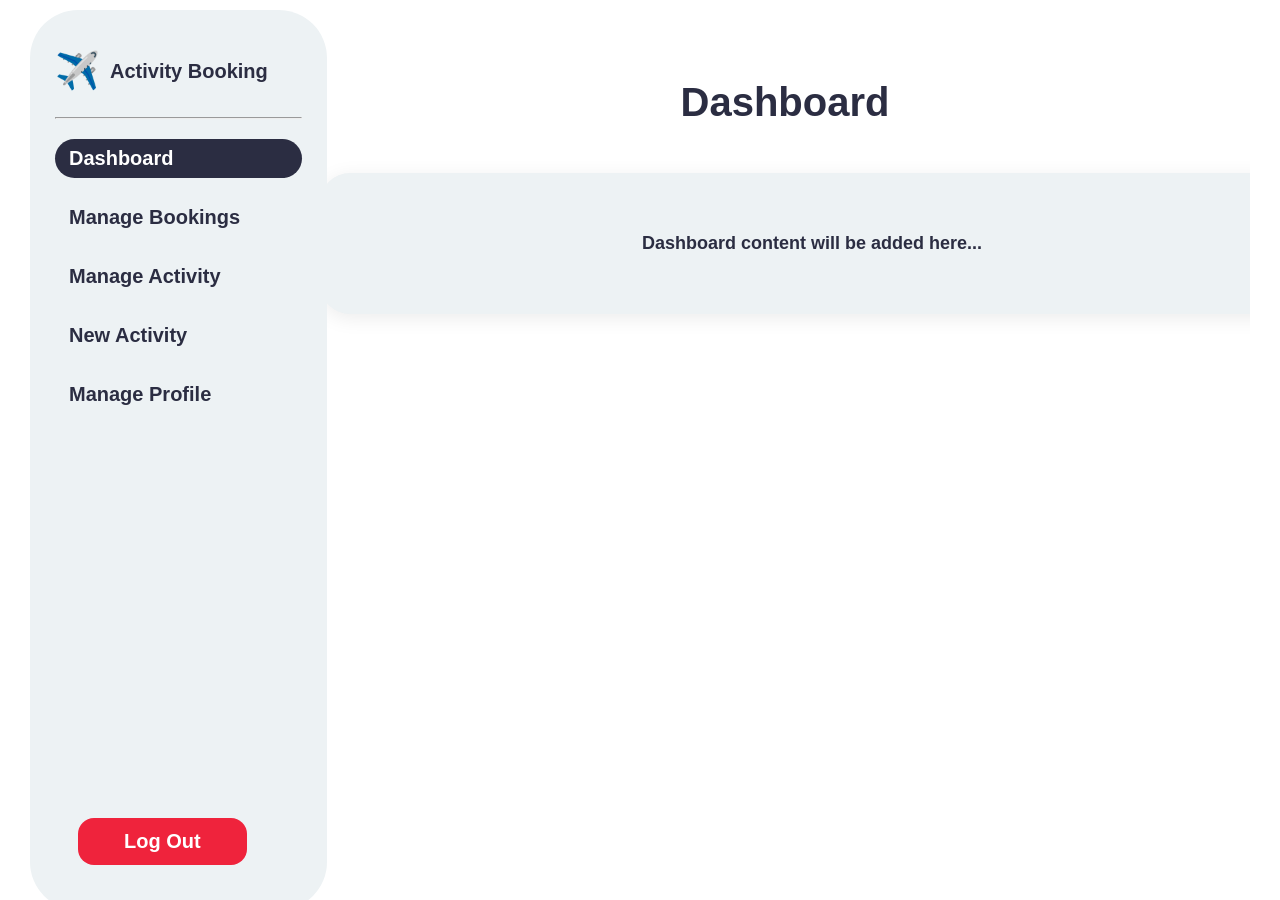
<file: dashboard.html>
<!DOCTYPE html>
<html lang="en">
<head>
  <meta charset="UTF-8">
  <title>Dashboard</title>
  <link rel="stylesheet" href="dashboard.css">
</head>
<body>
  <!-- Sidebar -->
  <nav class="sidebar">
    <div class="logo">
      <span class="plane">✈️</span>
      <span class="logo-text">Activity Booking</span>
    </div>
    <hr>
    <ul class="nav-links">
      <li class="active"><a href="dashboard.html">Dashboard</a></li>
      <li><a href="managebookings.html">Manage Bookings</a></li>
      <li><a href="manageactivities.html">Manage Activity</a></li>
      <li><a href="newactivity.html">New Activity</a></li>
      <li><a href="manageadminprofile.html">Manage Profile</a></li>
    </ul>
    <button id="logoutBtn" class="logout-btn">Log Out</button>
  </nav>

  <!-- Main Content -->
  <section class="main">
    <!-- Title -->
    <header class="page-header">
      <h2 class="page-title">Dashboard</h2>
    </header>

    <!-- Empty content area for now -->
    <div class="content-placeholder">
      <p>Dashboard content will be added here...</p>
    </div>
  </section>

  <script src="dashboard.js"></script>
</body>
</html>
</file>
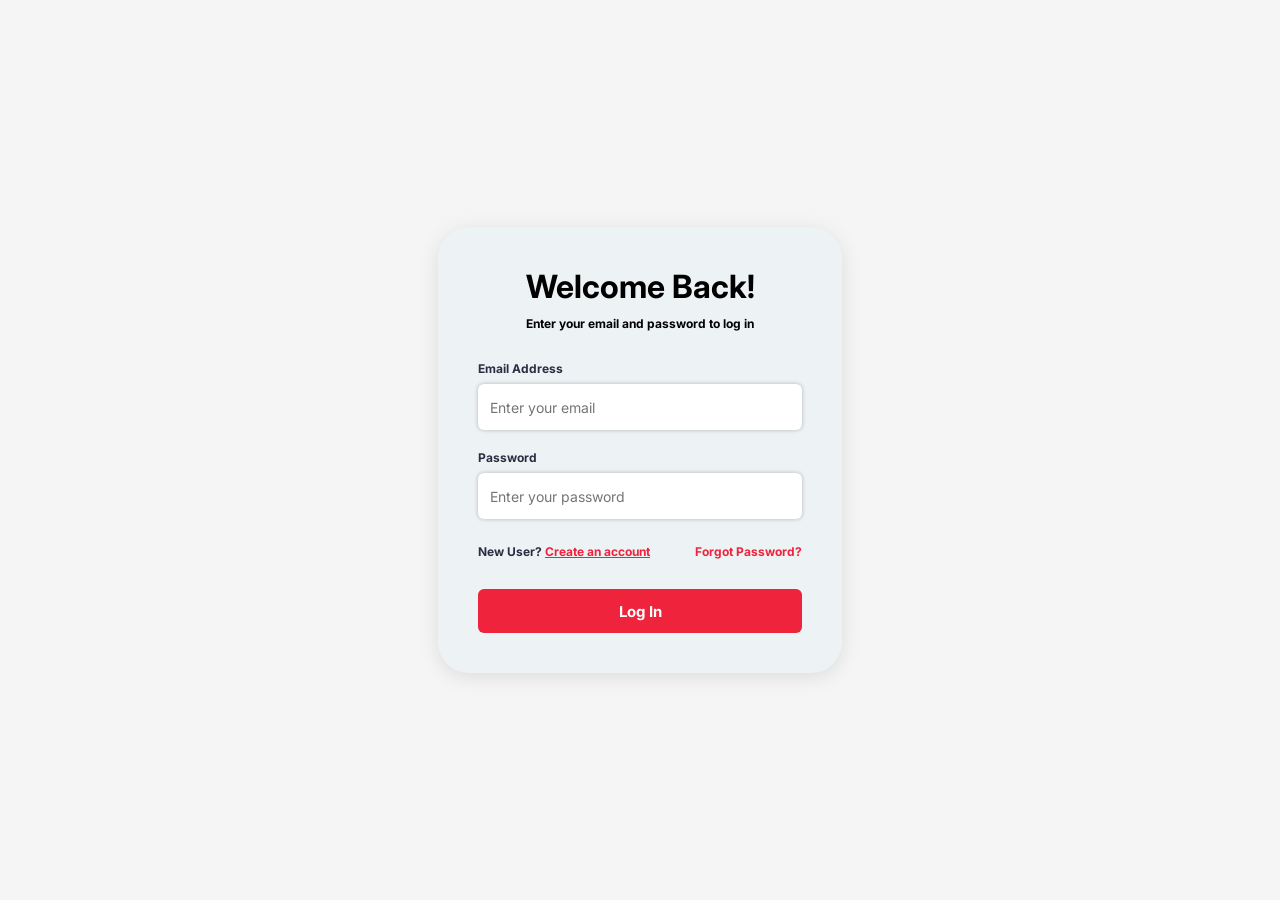
<file: login.html>
<!DOCTYPE html>
<html lang="en">
<head>
<meta charset="UTF-8">
<meta name="viewport" content="width=device-width, initial-scale=1.0">
<title>Trippie - Login</title>
<link rel="stylesheet" href="login.css">
<link href="https://fonts.googleapis.com/css2?family=Inter:wght@700&display=swap" rel="stylesheet">
</head>
<body>

<div class="login-container">
  <div class="login-heading">Welcome Back!</div>
  <div class="login-subheading">Enter your email and password to log in</div>

  <form id="loginForm">
    <div class="form-group">
      <label class="email-label" for="email">Email Address</label>
      <input type="email" id="email" class="email-input" placeholder="Enter your email" required>
    </div>

    <div class="form-group">
      <label class="password-label" for="password">Password</label>
      <input type="password" id="password" class="password-input" placeholder="Enter your password" required>
    </div>

    <div class="login-footer">
      <div class="create-account">New User? <span id="goToSignup">Create an account</span></div>
      <div class="forget-password" onclick="alert('Forget Password feature coming soon!')">Forgot Password?</div>
    </div>

    <button type="submit" class="login-button">Log In</button>
  </form>
</div>

<script src="login.js"></script>
</body>
</html>
</file>
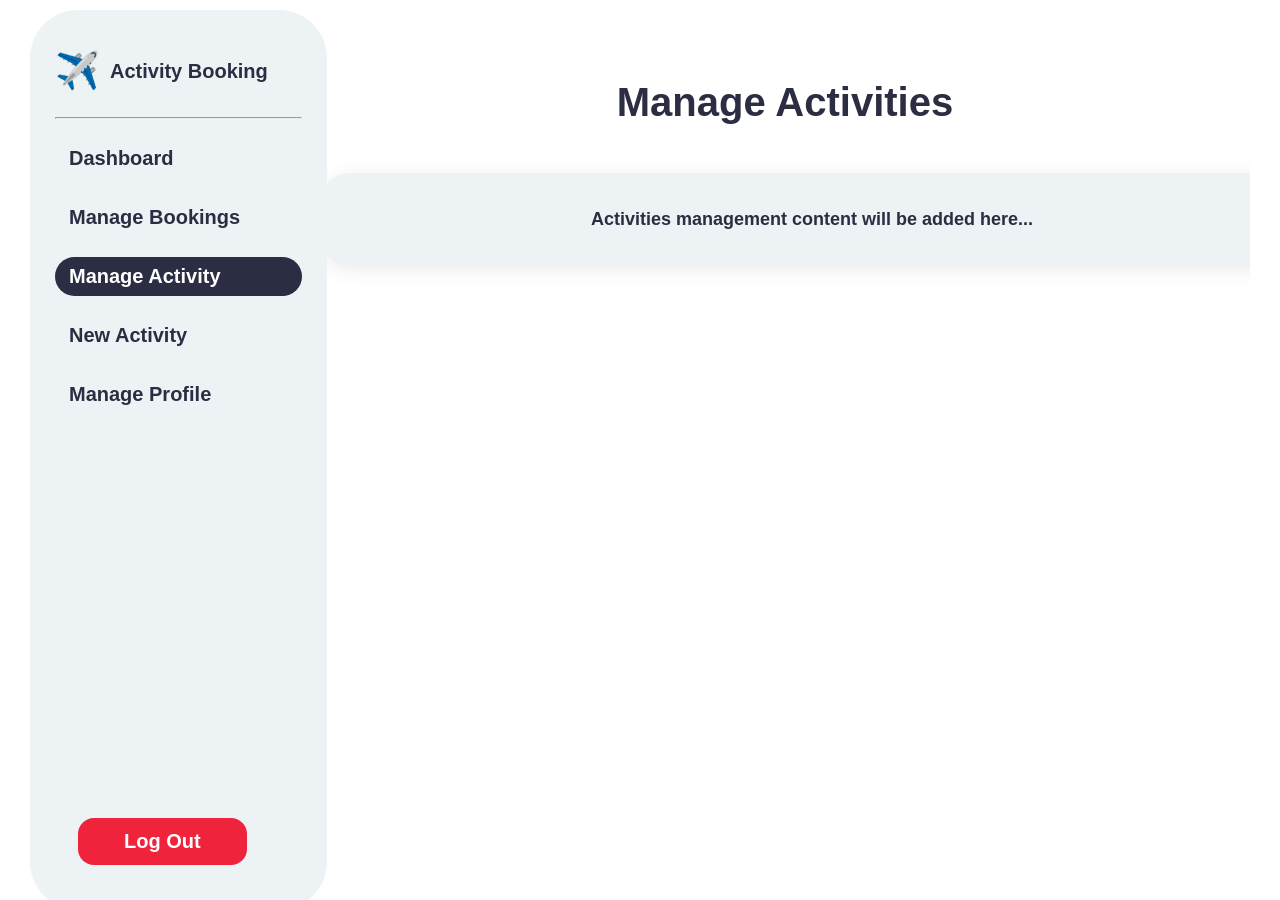
<file: manageactivities.html>
<!DOCTYPE html>
<html lang="en">
<head>
  <meta charset="UTF-8">
  <title>Manage Activities</title>
  <link rel="stylesheet" href="manageactivities.css">
</head>
<body>
  <!-- Sidebar -->
  <nav class="sidebar">
    <div class="logo">
      <span class="plane">✈️</span>
      <span class="logo-text">Activity Booking</span>
    </div>
    <hr>
    <ul class="nav-links">
      <li><a href="dashboard.html">Dashboard</a></li>
      <li><a href="managebookings.html">Manage Bookings</a></li>
      <li class="active"><a href="manageactivities.html">Manage Activity</a></li>
      <li><a href="newactivity.html">New Activity</a></li>
      <li><a href="manageadminprofile.html">Manage Profile</a></li>
    </ul>
    <button id="logoutBtn" class="logout-btn">Log Out</button>
  </nav>

  <!-- Main Content -->
  <section class="main">
    <!-- Title -->
    <header class="page-header">
      <h2 class="page-title">Manage Activities</h2>
    </header>

    <!-- Activities content will go here -->
    <div class="content-container">
      <p>Activities management content will be added here...</p>
    </div>
  </section>

  <script src="manageactivities.js"></script>
</body>
</html>
</file>
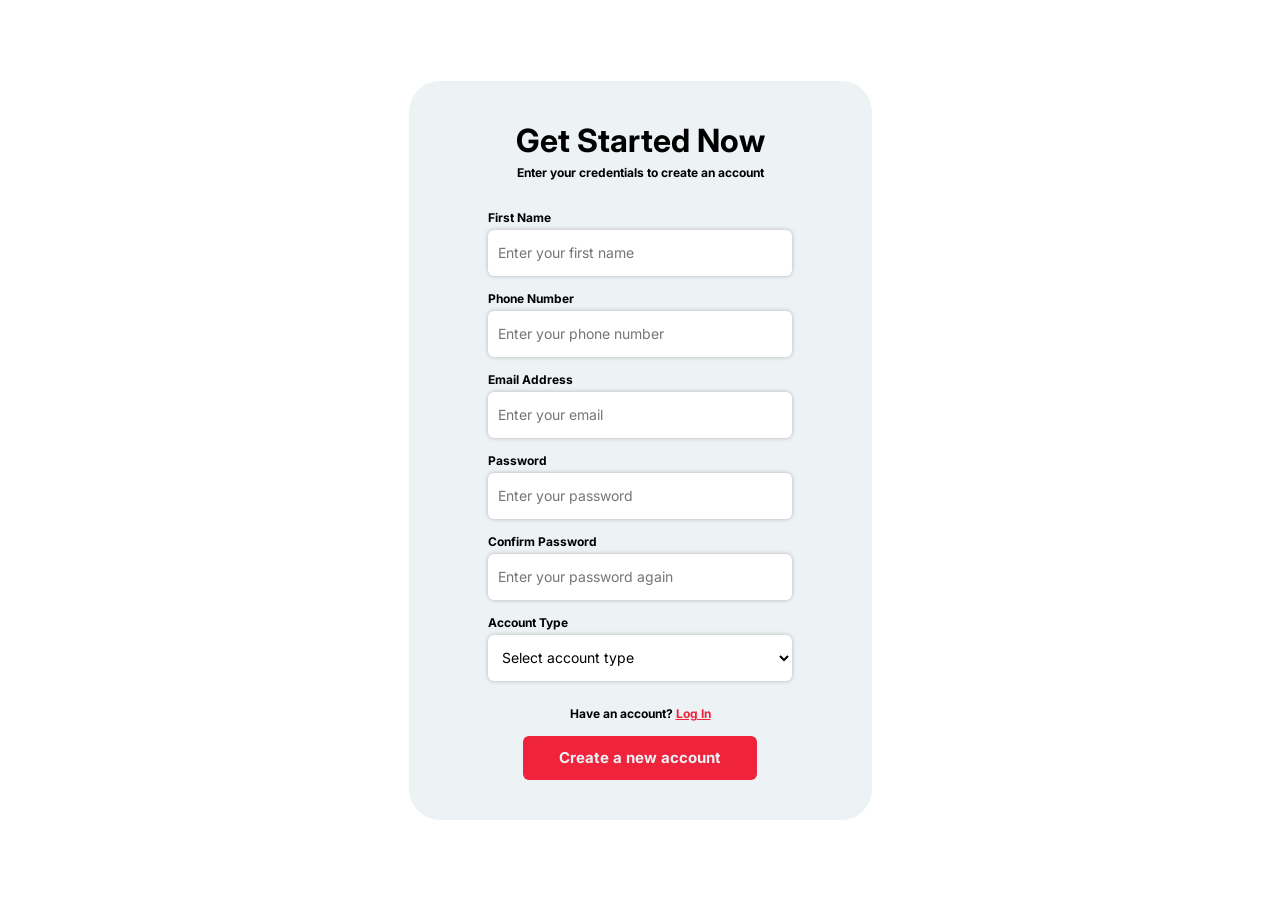
<file: signup.html>
<!DOCTYPE html>
<html lang="en">
<head>
<meta charset="UTF-8">
<meta name="viewport" content="width=device-width, initial-scale=1.0">
<title>Trippie - Sign Up</title>
<link href="https://fonts.googleapis.com/css2?family=Inter:wght@400;700&display=swap" rel="stylesheet">
<link rel="stylesheet" href="signup.css">
</head>
<body>

<div class="signup-container">
  <div class="signup-heading">Get Started Now</div>
  <div class="signup-subheading">Enter your credentials to create an account</div>

  <form id="signupForm">
    <div class="form-group">
      <label for="firstname">First Name</label>
      <input type="text" id="firstname" placeholder="Enter your first name" required>
    </div>

    <div class="form-group">
      <label for="phone">Phone Number</label>
      <input type="text" id="phone" placeholder="Enter your phone number" required>
    </div>

    <div class="form-group">
      <label for="email">Email Address</label>
      <input type="email" id="email" placeholder="Enter your email" required>
    </div>

    <div class="form-group">
      <label for="password">Password</label>
      <input type="password" id="password" placeholder="Enter your password" required>
    </div>

    <div class="form-group">
      <label for="confirmpassword">Confirm Password</label>
      <input type="password" id="confirmpassword" placeholder="Enter your password again" required>
    </div>

    <div class="form-group">
      <label for="accountType">Account Type</label>
      <select id="accountType">
        <option value="">Select account type</option>
        <option value="personal">Personal Account</option>
        <option value="business">Business Account</option>
      </select>
    </div>

    <div class="signup-footer">
      Have an account? <span id="goToLogin">Log In</span>
    </div>

    <button type="submit" class="signup-button">Create a new account</button>
  </form>
</div>

<script src="signup.js"></script>
</body>
</html>
</file>
<file: dashboard.css>
* {
  margin: 0;
  padding: 0;
  box-sizing: border-box;
  font-family: 'Inter', sans-serif;
}

body {
  background: #FFFFFF;
  display: flex;
}

/* Sidebar */
.sidebar {
  width: 297px;
  background: #EDF2F4;
  border-radius: 48px;
  height: 100vh;
  padding: 40px 25px;
  position: fixed;
  margin: 10px 0 10px 30px;
}

.logo {
  display: flex;
  align-items: center;
  gap: 10px;
  margin-bottom: 25px;
}

.logo-text {
  font-size: 20px;
  font-weight: 700;
  color: #2B2D42;
}

.plane {
  font-size: 36px;
}

.nav-links {
  list-style: none;
  margin-top: 20px;
}

.nav-links li {
  margin-bottom: 20px;
}

.nav-links a {
  text-decoration: none;
  font-size: 20px;
  font-weight: 700;
  color: #2B2D42;
  padding: 8px 14px;
  display: block;
  border-radius: 20px;
  transition: 0.3s;
}

.nav-links li.active a,
.nav-links a:hover {
  background: #2B2D42;
  color: #FFFFFF;
}

.logout-btn {
  background: #EF233C;
  color: #fff;
  font-size: 20px;
  font-weight: 700;
  border: none;
  padding: 12px 46px;
  border-radius: 16px;
  position: absolute;
  bottom: 45px;
  left: 48px;
  cursor: pointer;
}

/* MAIN */
.main {
  margin-left: 320px;
  padding-top: 40px;
  padding-bottom: 90px;
  padding-left: 0px;
  padding-right: 0px;
  width: calc(100% - 350px);
  overflow-y: auto;
  display: flex;
  flex-direction: column;
  align-items: center;
}

/* Page Header */
.page-header {
  width: 100%;
  text-align: center;
  padding: 40px 0;
}

.page-title {
  font-size: 2.5rem;
  font-weight: 800;
  color: #2B2D42;
  margin-bottom: 0.5rem;
}

/* Content Placeholder */
.content-placeholder {
  width: 984px;
  background: #EDF2F4;
  border-radius: 30px;
  padding: 60px;
  box-shadow: 0 4px 20px rgba(0,0,0,0.08);
  margin: 0 auto;
  text-align: center;
  color: #2B2D42;
  font-size: 18px;
  font-weight: 600;
}

/* Responsive design */
@media (max-width: 1100px) {
  .content-placeholder {
    width: 92%;
  }
  
  .main {
    margin-left: 320px;
    padding: 40px 20px;
    width: calc(100% - 350px);
  }
}

@media (max-width: 768px) {
  .sidebar {
    width: 100%;
    position: relative;
    height: auto;
    margin: 0;
    border-radius: 0;
  }
  
  .main {
    margin-left: 0;
    width: 100%;
    padding: 20px;
  }
  
  .content-placeholder {
    width: 100%;
    padding: 40px 20px;
  }
  
  .page-title {
    font-size: 2rem;
  }
}
</file>
<file: login.css>
* { box-sizing: border-box; margin: 0; padding: 0; font-family: 'Inter', sans-serif; }
body { 
  background-color: #f5f5f5; 
  display: flex;
  justify-content: center;
  align-items: center;
  min-height: 100vh;
}

.login-container {
  width: 404px;
  background-color: #EDF2F4;
  border-radius: 31px;
  padding: 40px;
  position: relative;
  box-shadow: 0px 4px 20px rgba(0, 0, 0, 0.1);
}

.login-heading {
  font-size: 32px;
  font-weight: 700;
  color: #000;
  text-align: center;
  margin-bottom: 10px;
}

.login-subheading {
  font-size: 12px;
  font-weight: 700;
  color: #000;
  text-align: center;
  margin-bottom: 30px;
}

.form-group {
  margin-bottom: 20px;
}

.email-label, .password-label {
  font-size: 12px;
  font-weight: 700;
  color: #2B2D42;
  display: block;
  margin-bottom: 8px;
}

.email-input, .password-input {
  width: 100%;
  height: 46px;
  border-radius: 6px;
  border: none;
  background-color: #fff;
  box-shadow: 0px 0px 4px #00000040;
  padding: 12px;
  font-size: 14px;
  outline: none;
}

.login-footer {
  display: flex;
  justify-content: space-between;
  font-size: 12px;
  font-weight: 700;
  margin: 25px 0 30px 0;
}

.create-account { color: #2B2D42; }
.create-account span { color: #EF233C; text-decoration: underline; cursor: pointer; }
.forget-password { color: #EF233C; cursor: pointer; }

.login-button {
  width: 100%;
  height: 44px;
  border-radius: 6px;
  border: none;
  background-color: #EF233C;
  color: #fff;
  font-weight: 700;
  font-size: 15px;
  cursor: pointer;
  transition: all 0.3s ease-out;
}

.login-button:hover { transform: translateX(5px); }

@media (max-width: 450px) {
  .login-container { 
    width: 90%; 
    padding: 30px 20px;
  }
  
  .login-footer { 
    flex-direction: column; 
    gap: 10px; 
    text-align: center;
  }
}
</file>
<file: manageactivities.css>
* {
  margin: 0;
  padding: 0;
  box-sizing: border-box;
  font-family: 'Inter', sans-serif;
}

body {
  background: #FFFFFF;
  display: flex;
}

/* Sidebar */
.sidebar {
  width: 297px;
  background: #EDF2F4;
  border-radius: 48px;
  height: 100vh;
  padding: 40px 25px;
  position: fixed;
  margin: 10px 0 10px 30px;
}

.logo {
  display: flex;
  align-items: center;
  gap: 10px;
  margin-bottom: 25px;
}

.logo-text {
  font-size: 20px;
  font-weight: 700;
  color: #2B2D42;
}

.plane {
  font-size: 36px;
}

.nav-links {
  list-style: none;
  margin-top: 20px;
}

.nav-links li {
  margin-bottom: 20px;
}

.nav-links a {
  text-decoration: none;
  font-size: 20px;
  font-weight: 700;
  color: #2B2D42;
  padding: 8px 14px;
  display: block;
  border-radius: 20px;
  transition: 0.3s;
}

.nav-links li.active a,
.nav-links a:hover {
  background: #2B2D42;
  color: #FFFFFF;
}

.logout-btn {
  background: #EF233C;
  color: #fff;
  font-size: 20px;
  font-weight: 700;
  border: none;
  padding: 12px 46px;
  border-radius: 16px;
  position: absolute;
  bottom: 45px;
  left: 48px;
  cursor: pointer;
}

/* MAIN */
.main {
  margin-left: 320px;
  padding-top: 40px;
  padding-bottom: 90px;
  padding-left: 0px;
  padding-right: 0px;
  width: calc(100% - 350px);
  overflow-y: auto;
  display: flex;
  flex-direction: column;
  align-items: center;
}

/* Page Header */
.page-header {
  width: 100%;
  text-align: center;
  padding: 40px 0;
}

.page-title {
  font-size: 2.5rem;
  font-weight: 800;
  color: #2B2D42;
  margin-bottom: 0.5rem;
}

/* Content Container */
.content-container {
  width: 984px;
  background: #EDF2F4;
  border-radius: 30px;
  padding: 36px 48px;
  box-shadow: 0 4px 20px rgba(0,0,0,0.08);
  margin: 0 auto;
  text-align: center;
  color: #2B2D42;
  font-size: 18px;
  font-weight: 600;
}

/* Responsive design */
@media (max-width: 1100px) {
  .content-container {
    width: 92%;
    margin: 0 auto;
  }
  
  .main {
    margin-left: 320px;
    padding: 40px 20px;
    width: calc(100% - 350px);
  }
}

@media (max-width: 768px) {
  .sidebar {
    width: 100%;
    position: relative;
    height: auto;
    margin: 0;
    border-radius: 0;
  }
  
  .main {
    margin-left: 0;
    width: 100%;
    padding: 20px;
  }
  
  .content-container {
    width: 100%;
    padding: 20px;
  }
  
  .page-title {
    font-size: 2rem;
  }
}
</file>
<file: signup.css>
* { box-sizing: border-box; margin: 0; padding: 0; font-family: 'Inter', sans-serif; }
body { background-color: #FFFFFF; display: flex; justify-content: center; align-items: center; min-height: 100vh; }

.signup-container {
  width: 463px;
  background-color: #EDF2F4;
  border-radius: 31px;
  padding: 40px 0;
  text-align: center;
}

.signup-heading {
  font-size: 32px;
  font-weight: 700;
  color: #000;
  margin-bottom: 5px;
}

.signup-subheading {
  font-size: 12px;
  font-weight: 700;
  color: #000;
  margin-bottom: 30px;
}

.form-group {
  margin-bottom: 15px;
}

label {
  font-size: 12px;
  font-weight: 700;
  color: #000;
  display: block;
  text-align: left;
  width: 304px;
  margin: 0 auto 5px auto; 
}

input, select {
  width: 304px;
  height: 46px;
  border-radius: 6px; 
  border: none;
  background-color: #FFFFFF;
  box-shadow: 0px 0px 4px #00000040;
  font-size: 14px;
  outline: none;
  margin-bottom: 0;
  padding: 10px;
}

.signup-footer {
  font-size: 12px;
  font-weight: 700;
  margin: 25px 0 15px 0;
}

.signup-footer span {
  color: #EF233C;
  text-decoration: underline;
  cursor: pointer;
}

.signup-button {
  width: 234px;
  height: 44px;
  background-color: #EF233C;
  color: #EDF2F4;
  font-size: 15px;
  font-weight: 700;
  border: none;
  border-radius: 6px;
  cursor: pointer;
  transition: 0.3s;
  display: block;
  margin: 0 auto;
}

.signup-button:hover {
  transform: translateY(-2px);
}

@media (max-width: 500px) {
  .signup-container { 
    width: 90%; 
    padding: 30px 20px; /* Added horizontal padding for better spacing */
  }
  input, select, label { 
    width: 100%; /* Changed from 90% to 100% for better utilization of space */
  }
  .form-group { 
    margin-bottom: 12px; 
  }
  .signup-button { 
    width: 234px; 
  }
}
</file>
